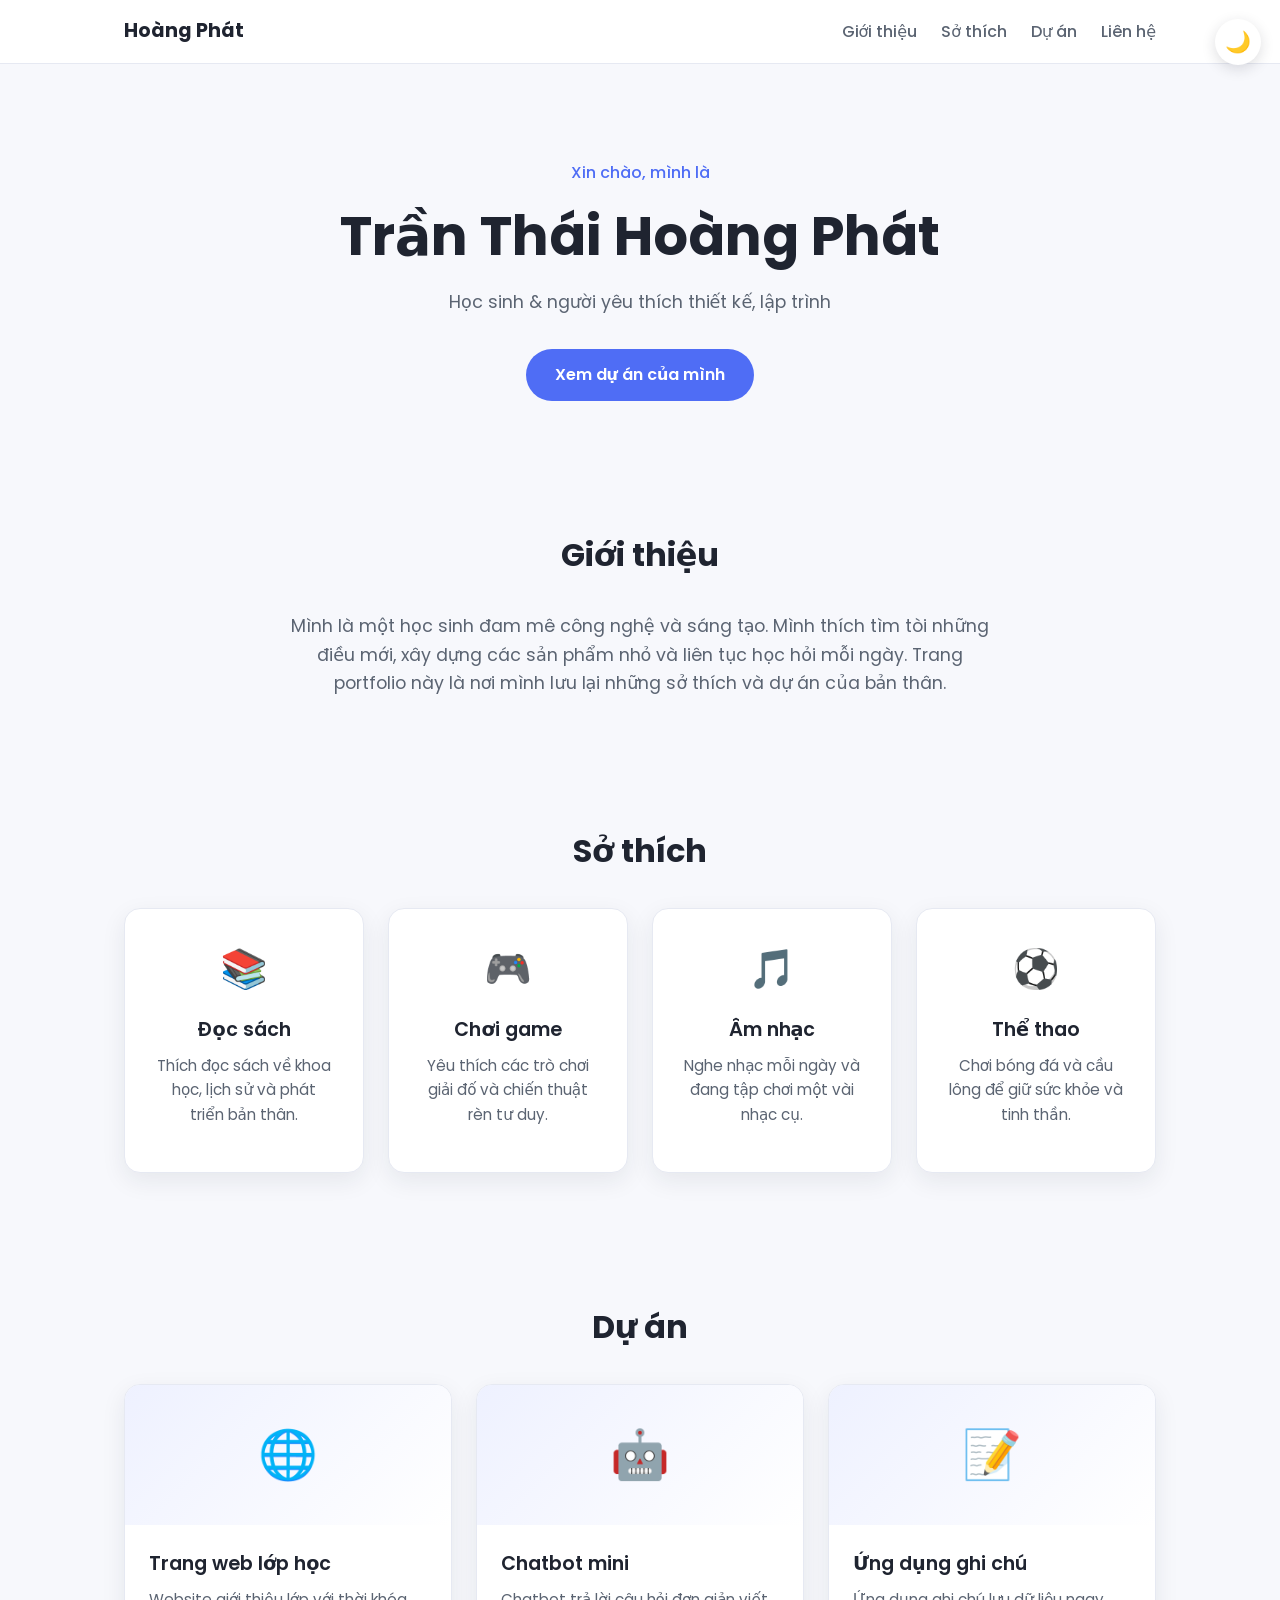
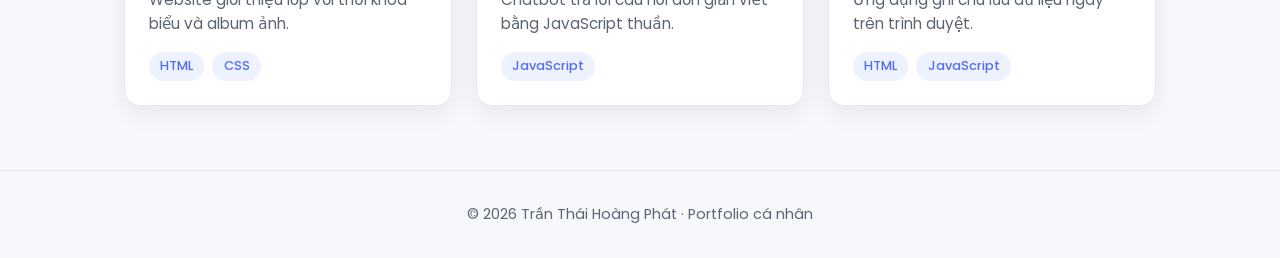
<file: index.html>
<!DOCTYPE html>
<html lang="vi">
<head>
  <meta charset="UTF-8" />
  <!-- Cho phép responsive trên điện thoại -->
  <meta name="viewport" content="width=device-width, initial-scale=1.0" />
  <title>Portfolio - Trần Thái Hoàng Phát</title>

  <!-- Google Fonts: Poppins -->
  <link rel="preconnect" href="https://fonts.googleapis.com" />
  <link rel="preconnect" href="https://fonts.gstatic.com" crossorigin />
  <link
    href="https://fonts.googleapis.com/css2?family=Poppins:wght@300;400;500;600;700&display=swap"
    rel="stylesheet"
  />

  <!-- File CSS chính -->
  <link rel="stylesheet" href="css/style.css" />
</head>
<body>
  <!-- Nút chuyển dark mode đặt ở góc trên bên phải -->
  <button
    id="themeToggle"
    class="theme-toggle"
    type="button"
    aria-label="Chuyển chế độ sáng/tối"
    title="Chuyển chế độ sáng/tối"
  >
    <!-- Icon mặt trời (hiện ở chế độ tối, bấm để sang sáng) -->
    <span class="icon-sun" aria-hidden="true">☀️</span>
    <!-- Icon mặt trăng (hiện ở chế độ sáng, bấm để sang tối) -->
    <span class="icon-moon" aria-hidden="true">🌙</span>
  </button>

  <!-- Thanh điều hướng -->
  <header class="site-header">
    <nav class="nav-menu">
      <a class="nav-brand" href="#home">Hoàng Phát</a>
      <ul class="nav-links">
        <li><a href="#about">Giới thiệu</a></li>
        <li><a href="#hobbies">Sở thích</a></li>
        <li><a href="#projects">Dự án</a></li>
        <li><a href="pages/contact.html">Liên hệ</a></li>
      </ul>
    </nav>
  </header>

  <main>
    <!-- Phần mở đầu (hero) -->
    <section id="home" class="hero">
      <div class="hero-content">
        <p class="hero-greeting">Xin chào, mình là</p>
        <h1 class="hero-name">Trần Thái Hoàng Phát</h1>
        <p class="hero-role">Học sinh &amp; người yêu thích thiết kế, lập trình</p>
        <a href="#projects" class="btn-primary">Xem dự án của mình</a>
      </div>
    </section>

    <!-- Phần giới thiệu -->
    <section id="about" class="section">
      <h2 class="section-title reveal">Giới thiệu</h2>
      <div class="about-content reveal">
        <p>
          Mình là một học sinh đam mê công nghệ và sáng tạo. Mình thích
          tìm tòi những điều mới, xây dựng các sản phẩm nhỏ và liên tục
          học hỏi mỗi ngày. Trang portfolio này là nơi mình lưu lại
          những sở thích và dự án của bản thân.
        </p>
      </div>
    </section>

    <!-- Phần sở thích -->
    <section id="hobbies" class="section">
      <h2 class="section-title reveal">Sở thích</h2>
      <div class="card-grid">
        <article class="hobby-card reveal">
          <div class="card-icon">📚</div>
          <h3 class="card-title">Đọc sách</h3>
          <p class="card-text">
            Thích đọc sách về khoa học, lịch sử và phát triển bản thân.
          </p>
        </article>
        <article class="hobby-card reveal">
          <div class="card-icon">🎮</div>
          <h3 class="card-title">Chơi game</h3>
          <p class="card-text">
            Yêu thích các trò chơi giải đố và chiến thuật rèn tư duy.
          </p>
        </article>
        <article class="hobby-card reveal">
          <div class="card-icon">🎵</div>
          <h3 class="card-title">Âm nhạc</h3>
          <p class="card-text">
            Nghe nhạc mỗi ngày và đang tập chơi một vài nhạc cụ.
          </p>
        </article>
        <article class="hobby-card reveal">
          <div class="card-icon">⚽</div>
          <h3 class="card-title">Thể thao</h3>
          <p class="card-text">
            Chơi bóng đá và cầu lông để giữ sức khỏe và tinh thần.
          </p>
        </article>
      </div>
    </section>

    <!-- Phần dự án -->
    <section id="projects" class="section">
      <h2 class="section-title reveal">Dự án</h2>
      <div class="card-grid">
        <article class="project-card reveal">
          <div class="project-thumb">🌐</div>
          <div class="project-body">
            <h3 class="card-title">Trang web lớp học</h3>
            <p class="card-text">
              Website giới thiệu lớp với thời khóa biểu và album ảnh.
            </p>
            <div class="tag-list">
              <span class="tag">HTML</span>
              <span class="tag">CSS</span>
            </div>
          </div>
        </article>
        <article class="project-card reveal">
          <div class="project-thumb">🤖</div>
          <div class="project-body">
            <h3 class="card-title">Chatbot mini</h3>
            <p class="card-text">
              Chatbot trả lời câu hỏi đơn giản viết bằng JavaScript thuần.
            </p>
            <div class="tag-list">
              <span class="tag">JavaScript</span>
            </div>
          </div>
        </article>
        <article class="project-card reveal">
          <div class="project-thumb">📝</div>
          <div class="project-body">
            <h3 class="card-title">Ứng dụng ghi chú</h3>
            <p class="card-text">
              Ứng dụng ghi chú lưu dữ liệu ngay trên trình duyệt.
            </p>
            <div class="tag-list">
              <span class="tag">HTML</span>
              <span class="tag">JavaScript</span>
            </div>
          </div>
        </article>
      </div>
    </section>
  </main>

  <!-- Chân trang -->
  <footer class="site-footer">
    <p>© 2026 Trần Thái Hoàng Phát · Portfolio cá nhân</p>
  </footer>

  <!-- File JS xử lý dark mode -->
  <script src="js/theme.js"></script>
  <!-- File JS xử lý animation cuộn trang -->
  <script src="js/animation.js"></script>
</body>
</html>
</file>
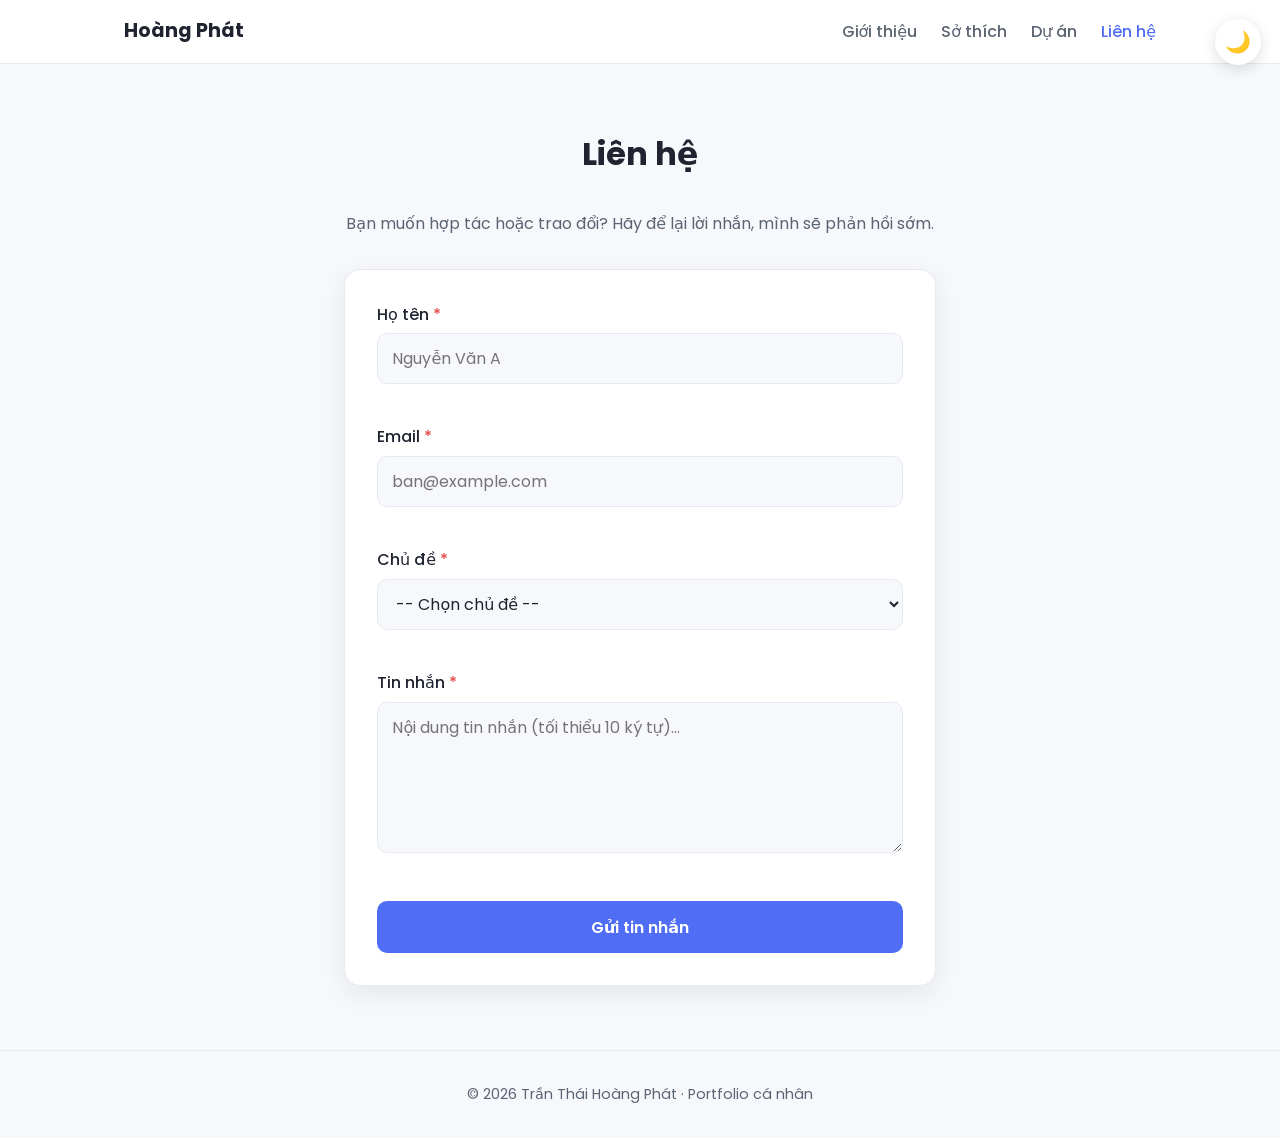
<file: pages/contact.html>
<!DOCTYPE html>
<html lang="vi">
<head>
  <meta charset="UTF-8" />
  <!-- Cho phép responsive trên điện thoại -->
  <meta name="viewport" content="width=device-width, initial-scale=1.0" />
  <title>Liên hệ - Trần Thái Hoàng Phát</title>

  <!-- Google Fonts: Poppins -->
  <link rel="preconnect" href="https://fonts.googleapis.com" />
  <link rel="preconnect" href="https://fonts.gstatic.com" crossorigin />
  <link
    href="https://fonts.googleapis.com/css2?family=Poppins:wght@300;400;500;600;700&display=swap"
    rel="stylesheet"
  />

  <!-- File CSS chính + CSS cho các thành phần (form) -->
  <link rel="stylesheet" href="../css/style.css" />
  <link rel="stylesheet" href="../css/components.css" />
</head>
<body>
  <!-- Nút chuyển dark mode đặt ở góc trên bên phải -->
  <button
    id="themeToggle"
    class="theme-toggle"
    type="button"
    aria-label="Chuyển chế độ sáng/tối"
    title="Chuyển chế độ sáng/tối"
  >
    <span class="icon-sun" aria-hidden="true">☀️</span>
    <span class="icon-moon" aria-hidden="true">🌙</span>
  </button>

  <!-- Thanh điều hướng -->
  <header class="site-header">
    <nav class="nav-menu">
      <a class="nav-brand" href="../index.html">Hoàng Phát</a>
      <ul class="nav-links">
        <li><a href="../index.html#about">Giới thiệu</a></li>
        <li><a href="../index.html#hobbies">Sở thích</a></li>
        <li><a href="../index.html#projects">Dự án</a></li>
        <li><a href="contact.html" class="nav-active">Liên hệ</a></li>
      </ul>
    </nav>
  </header>

  <main>
    <!-- Phần liên hệ -->
    <section class="section contact-section">
      <h2 class="section-title">Liên hệ</h2>
      <p class="contact-intro">
        Bạn muốn hợp tác hoặc trao đổi? Hãy để lại lời nhắn, mình sẽ phản hồi sớm.
      </p>

      <!-- Form liên hệ. novalidate để tự xử lý validate bằng JS -->
      <form id="contactForm" class="contact-form" novalidate>
        <!-- Trường: Họ tên -->
        <div class="form-group">
          <label class="form-label" for="fullName">Họ tên <span class="required">*</span></label>
          <input
            class="form-input"
            type="text"
            id="fullName"
            name="fullName"
            placeholder="Nguyễn Văn A"
            required
          />
          <p class="field-error" data-error-for="fullName"></p>
        </div>

        <!-- Trường: Email -->
        <div class="form-group">
          <label class="form-label" for="email">Email <span class="required">*</span></label>
          <input
            class="form-input"
            type="email"
            id="email"
            name="email"
            placeholder="ban@example.com"
            required
          />
          <p class="field-error" data-error-for="email"></p>
        </div>

        <!-- Trường: Chủ đề (dropdown) -->
        <div class="form-group">
          <label class="form-label" for="subject">Chủ đề <span class="required">*</span></label>
          <select class="form-input" id="subject" name="subject" required>
            <option value="">-- Chọn chủ đề --</option>
            <option value="hop-tac">Hợp tác</option>
            <option value="hoi-thong-tin">Hỏi thông tin</option>
            <option value="khac">Khác</option>
          </select>
          <p class="field-error" data-error-for="subject"></p>
        </div>

        <!-- Trường: Tin nhắn -->
        <div class="form-group">
          <label class="form-label" for="message">Tin nhắn <span class="required">*</span></label>
          <textarea
            class="form-input form-textarea"
            id="message"
            name="message"
            rows="5"
            placeholder="Nội dung tin nhắn (tối thiểu 10 ký tự)..."
            required
          ></textarea>
          <p class="field-error" data-error-for="message"></p>
        </div>

        <!-- Nút gửi màu xanh, có spinner khi đang gửi -->
        <button type="submit" class="btn-submit" id="submitButton">
          <span class="btn-spinner" aria-hidden="true"></span>
          <span class="btn-label">Gửi tin nhắn</span>
        </button>

        <!-- Vùng hiển thị thông báo kết quả (thành công/lỗi) -->
        <p id="formStatus" class="form-status" role="status" aria-live="polite"></p>
      </form>
    </section>
  </main>

  <!-- Chân trang -->
  <footer class="site-footer">
    <p>© 2026 Trần Thái Hoàng Phát · Portfolio cá nhân</p>
  </footer>

  <!-- File JS xử lý dark mode -->
  <script src="../js/theme.js"></script>
  <!-- File JS xử lý validate và gửi form -->
  <script src="../js/main.js"></script>
</body>
</html>
</file>
<file: css/style.css>
/* ===== Biến màu cho chế độ sáng (mặc định) ===== */
:root {
  --color-bg: #f7f8fc;
  --color-surface: #ffffff;
  --color-text: #1f2430;
  --color-text-muted: #5b6472;
  --color-primary: #4f6df5;
  --color-primary-hover: #3b56d6;
  --color-border: #e6e9f2;
  --color-tag-bg: #eef1ff;
  --color-tag-text: #4f6df5;
  --shadow-card: 0 8px 24px rgba(31, 36, 48, 0.08);
  --shadow-toggle: 0 4px 14px rgba(31, 36, 48, 0.15);
}

/* ===== Biến màu cho chế độ tối ===== */
html[data-theme="dark"] {
  --color-bg: #11151c;
  --color-surface: #1b212c;
  --color-text: #e8ecf4;
  --color-text-muted: #9aa4b6;
  --color-primary: #7e93ff;
  --color-primary-hover: #97a8ff;
  --color-border: #2a3140;
  --color-tag-bg: #232b3a;
  --color-tag-text: #97a8ff;
  --shadow-card: 0 8px 24px rgba(0, 0, 0, 0.4);
  --shadow-toggle: 0 4px 14px rgba(0, 0, 0, 0.5);
}

/* ===== Reset cơ bản ===== */
* {
  margin: 0;
  padding: 0;
  box-sizing: border-box;
}

html {
  scroll-behavior: smooth;
}

body {
  font-family: "Poppins", system-ui, sans-serif;
  background-color: var(--color-bg);
  color: var(--color-text);
  line-height: 1.6;
  /* Chuyển màu mượt khi đổi sáng/tối */
  transition: background-color 0.3s ease, color 0.3s ease;
}

/* ===== Nút chuyển dark mode ở góc trên bên phải ===== */
.theme-toggle {
  position: fixed;
  top: 1.2rem;
  right: 1.2rem;
  z-index: 1000;
  width: 46px;
  height: 46px;
  border: none;
  border-radius: 50%;
  background-color: var(--color-surface);
  box-shadow: var(--shadow-toggle);
  cursor: pointer;
  font-size: 1.3rem;
  display: flex;
  align-items: center;
  justify-content: center;
  transition: transform 0.2s ease, background-color 0.3s ease;
}

.theme-toggle:hover {
  transform: scale(1.08);
}

/* Mặc định (sáng): hiện mặt trăng, ẩn mặt trời */
.theme-toggle .icon-sun {
  display: none;
}
.theme-toggle .icon-moon {
  display: inline;
}

/* Khi đang ở chế độ tối: hiện mặt trời, ẩn mặt trăng */
html[data-theme="dark"] .theme-toggle .icon-sun {
  display: inline;
}
html[data-theme="dark"] .theme-toggle .icon-moon {
  display: none;
}

/* ===== Thanh điều hướng ===== */
.site-header {
  position: sticky;
  top: 0;
  z-index: 900;
  background-color: var(--color-surface);
  border-bottom: 1px solid var(--color-border);
  transition: background-color 0.3s ease, border-color 0.3s ease;
}

.nav-menu {
  max-width: 1080px;
  margin: 0 auto;
  padding: 1rem 1.5rem;
  display: flex;
  align-items: center;
  justify-content: space-between;
}

.nav-brand {
  font-weight: 700;
  font-size: 1.2rem;
  color: var(--color-text);
  text-decoration: none;
}

.nav-links {
  list-style: none;
  display: flex;
  gap: 1.5rem;
}

.nav-links a {
  color: var(--color-text-muted);
  text-decoration: none;
  font-weight: 500;
  transition: color 0.2s ease;
}

.nav-links a:hover {
  color: var(--color-primary);
}

/* ===== Phần hero ===== */
.hero {
  max-width: 1080px;
  margin: 0 auto;
  padding: 6rem 1.5rem 4rem;
  text-align: center;
}

.hero-greeting {
  color: var(--color-primary);
  font-weight: 500;
  margin-bottom: 0.5rem;
}

.hero-name {
  font-size: clamp(2rem, 6vw, 3.4rem);
  font-weight: 700;
  margin-bottom: 0.5rem;
}

.hero-role {
  color: var(--color-text-muted);
  font-size: 1.1rem;
  margin-bottom: 2rem;
}

.btn-primary {
  display: inline-block;
  background-color: var(--color-primary);
  color: #ffffff;
  text-decoration: none;
  padding: 0.85rem 1.8rem;
  border-radius: 999px;
  font-weight: 600;
  transition: background-color 0.2s ease, transform 0.2s ease;
}

.btn-primary:hover {
  background-color: var(--color-primary-hover);
  transform: translateY(-2px);
}

/* ===== Khối section chung ===== */
.section {
  max-width: 1080px;
  margin: 0 auto;
  padding: 4rem 1.5rem;
}

.section-title {
  font-size: 2rem;
  font-weight: 700;
  margin-bottom: 2rem;
  text-align: center;
}

.about-content {
  max-width: 720px;
  margin: 0 auto;
  text-align: center;
  color: var(--color-text-muted);
  font-size: 1.1rem;
}

/* ===== Lưới các card ===== */
.card-grid {
  display: grid;
  grid-template-columns: repeat(auto-fit, minmax(240px, 1fr));
  gap: 1.5rem;
}

/* ===== Card sở thích ===== */
.hobby-card {
  background-color: var(--color-surface);
  border: 1px solid var(--color-border);
  border-radius: 16px;
  padding: 1.8rem;
  text-align: center;
  box-shadow: var(--shadow-card);
  transition: transform 0.2s ease, box-shadow 0.2s ease,
    background-color 0.3s ease, border-color 0.3s ease;
}

.hobby-card:hover {
  transform: translateY(-6px);
}

.card-icon {
  font-size: 2.4rem;
  margin-bottom: 1rem;
}

/* ===== Card dự án ===== */
.project-card {
  background-color: var(--color-surface);
  border: 1px solid var(--color-border);
  border-radius: 16px;
  overflow: hidden;
  box-shadow: var(--shadow-card);
  transition: transform 0.2s ease, box-shadow 0.2s ease,
    background-color 0.3s ease, border-color 0.3s ease;
}

.project-card:hover {
  transform: translateY(-6px);
}

.project-thumb {
  font-size: 3rem;
  display: flex;
  align-items: center;
  justify-content: center;
  height: 140px;
  background: linear-gradient(135deg, var(--color-tag-bg), var(--color-surface));
}

.project-body {
  padding: 1.5rem;
}

.card-title {
  font-size: 1.2rem;
  font-weight: 600;
  margin-bottom: 0.5rem;
}

.card-text {
  color: var(--color-text-muted);
  font-size: 0.95rem;
  margin-bottom: 1rem;
}

/* ===== Nhãn (tag) công nghệ ===== */
.tag-list {
  display: flex;
  flex-wrap: wrap;
  gap: 0.5rem;
}

.tag {
  background-color: var(--color-tag-bg);
  color: var(--color-tag-text);
  font-size: 0.8rem;
  font-weight: 500;
  padding: 0.25rem 0.7rem;
  border-radius: 999px;
}

/* ===== Chân trang ===== */
.site-footer {
  text-align: center;
  padding: 2rem 1.5rem;
  color: var(--color-text-muted);
  border-top: 1px solid var(--color-border);
  font-size: 0.9rem;
}

/* ===== Hiệu ứng xuất hiện khi cuộn trang ===== */
/* Trạng thái ban đầu: ẩn, dịch xuống dưới */
.reveal {
  opacity: 0;
  transform: translateY(40px);
  transition: opacity 0.6s ease-out, transform 0.6s ease-out;
}

/* Trạng thái khi đã xuất hiện trong khung nhìn */
.reveal.is-visible {
  opacity: 1;
  transform: translateY(0);
}

/* Tôn trọng người dùng tắt hiệu ứng chuyển động */
@media (prefers-reduced-motion: reduce) {
  .reveal {
    opacity: 1;
    transform: none;
    transition: none;
  }
}

/* ===== Responsive cho điện thoại ===== */
@media (max-width: 600px) {
  .nav-links {
    gap: 1rem;
    font-size: 0.9rem;
  }

  .hero {
    padding: 4rem 1.2rem 3rem;
  }

  .section {
    padding: 3rem 1.2rem;
  }
}
</file>
<file: css/components.css>
/* components.css — Style cho các thành phần (form liên hệ, nút, thông báo) */

/* ===== Liên kết đang được chọn trên thanh điều hướng ===== */
.nav-active {
  color: var(--color-primary) !important;
}

/* ===== Khung phần liên hệ ===== */
.contact-section {
  max-width: 640px;
}

.contact-intro {
  text-align: center;
  color: var(--color-text-muted);
  margin-bottom: 2rem;
}

/* ===== Form liên hệ ===== */
.contact-form {
  background-color: var(--color-surface);
  border: 1px solid var(--color-border);
  border-radius: 16px;
  padding: 2rem;
  box-shadow: var(--shadow-card);
  transition: background-color 0.3s ease, border-color 0.3s ease;
}

.form-group {
  margin-bottom: 1.3rem;
}

.form-label {
  display: block;
  font-weight: 500;
  margin-bottom: 0.4rem;
  color: var(--color-text);
}

/* Dấu bắt buộc màu đỏ */
.required {
  color: #e5484d;
}

/* Ô nhập liệu chung (input, select, textarea) */
.form-input {
  width: 100%;
  padding: 0.75rem 0.9rem;
  font-family: inherit;
  font-size: 1rem;
  color: var(--color-text);
  background-color: var(--color-bg);
  border: 1px solid var(--color-border);
  border-radius: 10px;
  transition: border-color 0.2s ease, box-shadow 0.2s ease;
}

.form-input:focus {
  outline: none;
  border-color: var(--color-primary);
  box-shadow: 0 0 0 3px rgba(79, 109, 245, 0.18);
}

.form-textarea {
  resize: vertical;
  min-height: 120px;
}

/* Ô nhập đang có lỗi: viền đỏ */
.form-input.has-error {
  border-color: #e5484d;
  box-shadow: 0 0 0 3px rgba(229, 72, 77, 0.15);
}

/* Dòng báo lỗi dưới mỗi trường */
.field-error {
  margin-top: 0.35rem;
  font-size: 0.85rem;
  color: #e5484d;
  min-height: 1em;
}

/* ===== Nút gửi màu xanh ===== */
.btn-submit {
  display: inline-flex;
  align-items: center;
  justify-content: center;
  gap: 0.6rem;
  width: 100%;
  padding: 0.85rem 1.5rem;
  font-family: inherit;
  font-size: 1rem;
  font-weight: 600;
  color: #ffffff;
  background-color: var(--color-primary);
  border: none;
  border-radius: 10px;
  cursor: pointer;
  transition: background-color 0.2s ease, opacity 0.2s ease;
}

.btn-submit:hover:not(:disabled) {
  background-color: var(--color-primary-hover);
}

.btn-submit:disabled {
  opacity: 0.75;
  cursor: not-allowed;
}

/* ===== Loading spinner trong nút ===== */
.btn-spinner {
  width: 18px;
  height: 18px;
  border: 2px solid rgba(255, 255, 255, 0.45);
  border-top-color: #ffffff;
  border-radius: 50%;
  /* Mặc định ẩn, chỉ hiện khi đang gửi */
  display: none;
  animation: spin 0.7s linear infinite;
}

/* Khi nút đang ở trạng thái gửi: hiện spinner */
.btn-submit.is-loading .btn-spinner {
  display: inline-block;
}

@keyframes spin {
  to {
    transform: rotate(360deg);
  }
}

/* ===== Thông báo kết quả gửi form ===== */
.form-status {
  margin-top: 1.2rem;
  padding: 0.85rem 1rem;
  border-radius: 10px;
  font-weight: 500;
  text-align: center;
  /* Mặc định ẩn khi chưa có thông báo */
  display: none;
}

/* Thông báo thành công: nền xanh */
.form-status.is-success {
  display: block;
  color: #1a7f4b;
  background-color: #e3f9ec;
  border: 1px solid #b6ecca;
}

/* Thông báo lỗi: nền đỏ */
.form-status.is-error {
  display: block;
  color: #b42318;
  background-color: #fdecec;
  border: 1px solid #f6c9c6;
}

/* ===== Responsive cho điện thoại ===== */
@media (max-width: 600px) {
  .contact-form {
    padding: 1.4rem;
  }
}
</file>
